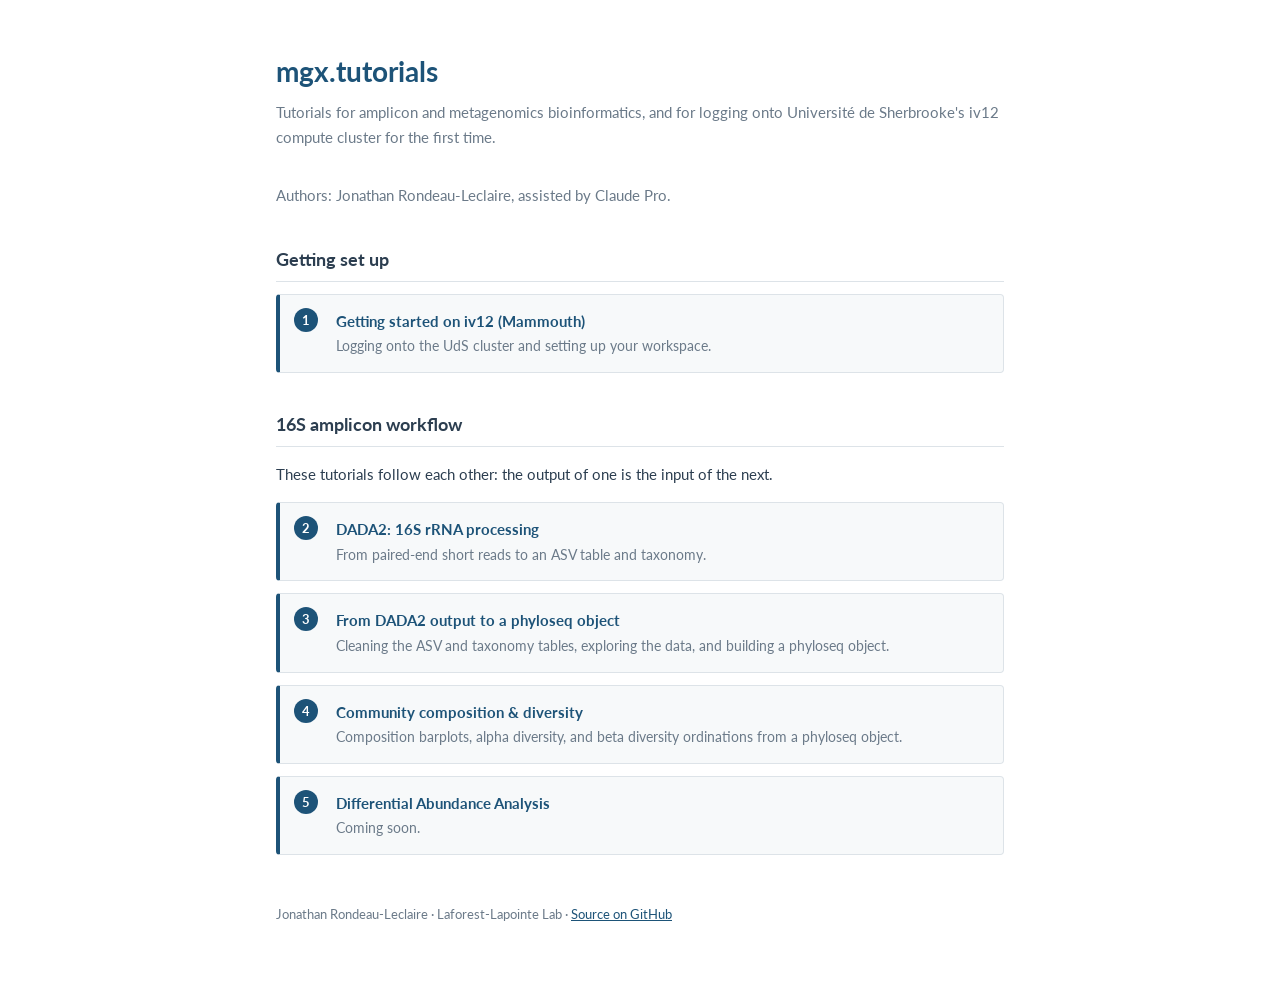
<file: index.html>
<!DOCTYPE html>
<html lang="en">
<head>
  <meta charset="utf-8">
  <meta name="viewport" content="width=device-width, initial-scale=1">
  <title>mgx.tutorials</title>
  <meta name="description" content="Tutorials for amplicon and metagenomics bioinformatics.">
  <link rel="preconnect" href="https://fonts.googleapis.com">
  <link rel="stylesheet" href="https://fonts.googleapis.com/css2?family=Lato:wght@400;700&display=swap">
  <style>
    :root {
      --blue: #1D5378;
      --ink: #2c3e50;
      --muted: #6b7a89;
      --accent: #e07b00;
      --line: #dde3e8;
      --bg: #ffffff;
      --card: #f7f9fa;
    }
    * { box-sizing: border-box; }
    body {
      margin: 0;
      font-family: Lato, "Helvetica Neue", Arial, sans-serif;
      font-size: 15px;
      line-height: 1.7;
      color: var(--ink);
      background: var(--bg);
    }
    main {
      max-width: 760px;
      margin: 0 auto;
      padding: 48px 16px 64px;
    }
    h1 {
      font-size: 28px;
      color: var(--blue);
      margin: 0 0 4px;
    }
    .lede { color: var(--muted); margin: 0 0 32px; }
    h2 {
      font-size: 18px;
      margin: 36px 0 12px;
      padding-bottom: 6px;
      border-bottom: 1px solid var(--line);
    }
    ol.tutorials {
      list-style: none;
      padding: 0;
      margin: 0;
      counter-reset: step;
    }
    ol.tutorials li {
      counter-increment: step;
      position: relative;
      margin: 0 0 12px;
    }
    ol.tutorials a {
      display: block;
      padding: 14px 16px 14px 56px;
      background: var(--card);
      border: 1px solid var(--line);
      border-left: 4px solid var(--blue);
      border-radius: 4px;
      color: inherit;
      text-decoration: none;
    }
    ol.tutorials a::before {
      content: counter(step);
      position: absolute;
      left: 18px;
      top: 14px;
      width: 24px;
      height: 24px;
      border-radius: 50%;
      background: var(--blue);
      color: #fff;
      font-weight: 700;
      font-size: 13px;
      line-height: 24px;
      text-align: center;
    }
    ol.tutorials a:hover,
    ol.tutorials a:focus-visible {
      border-left-color: var(--accent);
      background: #fff4e6;
    }
    ol.tutorials a:hover::before,
    ol.tutorials a:focus-visible::before { background: var(--accent); }
    .title { display: block; font-weight: 700; color: var(--blue); }
    .desc { display: block; color: var(--muted); font-size: 14px; }
    footer {
      margin-top: 48px;
      font-size: 13px;
      color: var(--muted);
    }
    footer a { color: var(--blue); }
  </style>
</head>
<body>
  <main>
    <h1>mgx.tutorials</h1>
    <p class="lede">Tutorials for amplicon and metagenomics bioinformatics, and for logging onto Université de Sherbrooke's iv12 compute cluster for the first time.</p>
    <p class="lede">Authors: Jonathan Rondeau-Leclaire, assisted by Claude Pro.</p>

    <h2>Getting set up</h2>
    <ol class="tutorials">
      <li>
        <a href="init_ip34.html">
          <span class="title">Getting started on iv12 (Mammouth)</span>
          <span class="desc">Logging onto the UdS cluster and setting up your workspace.</span>
        </a>
      </li>
    </ol>

    <h2>16S amplicon workflow</h2>
    <p>These tutorials follow each other: the output of one is the input of the next.</p>
    <ol class="tutorials" style="counter-reset: step 1;">
      <li>
        <a href="dada2_16S_tutorial.html">
          <span class="title">DADA2: 16S rRNA processing</span>
          <span class="desc">From paired-end short reads to an ASV table and taxonomy.</span>
        </a>
      </li>
      <li>
        <a href="postprocessing_phyloseq_tutorial.html">
          <span class="title">From DADA2 output to a phyloseq object</span>
          <span class="desc">Cleaning the ASV and taxonomy tables, exploring the data, and building a phyloseq object.</span>
        </a>
      </li>
      <li>
        <a href="community_composition_tutorial.html">
          <span class="title">Community composition &amp; diversity</span>
          <span class="desc">Composition barplots, alpha diversity, and beta diversity ordinations from a phyloseq object.</span>
        </a>
      </li>
      <li>
        <a href="">
          <span class="title">Differential Abundance Analysis</span>
          <span class="desc">Coming soon.</span>
        </a>
      </li>
    </ol>

    <footer>
      Jonathan Rondeau-Leclaire · Laforest-Lapointe Lab ·
      <a href="https://github.com/jorondo1/mgx.tutorials">Source on GitHub</a>
    </footer>
  </main>
</body>
</html>
</file>
